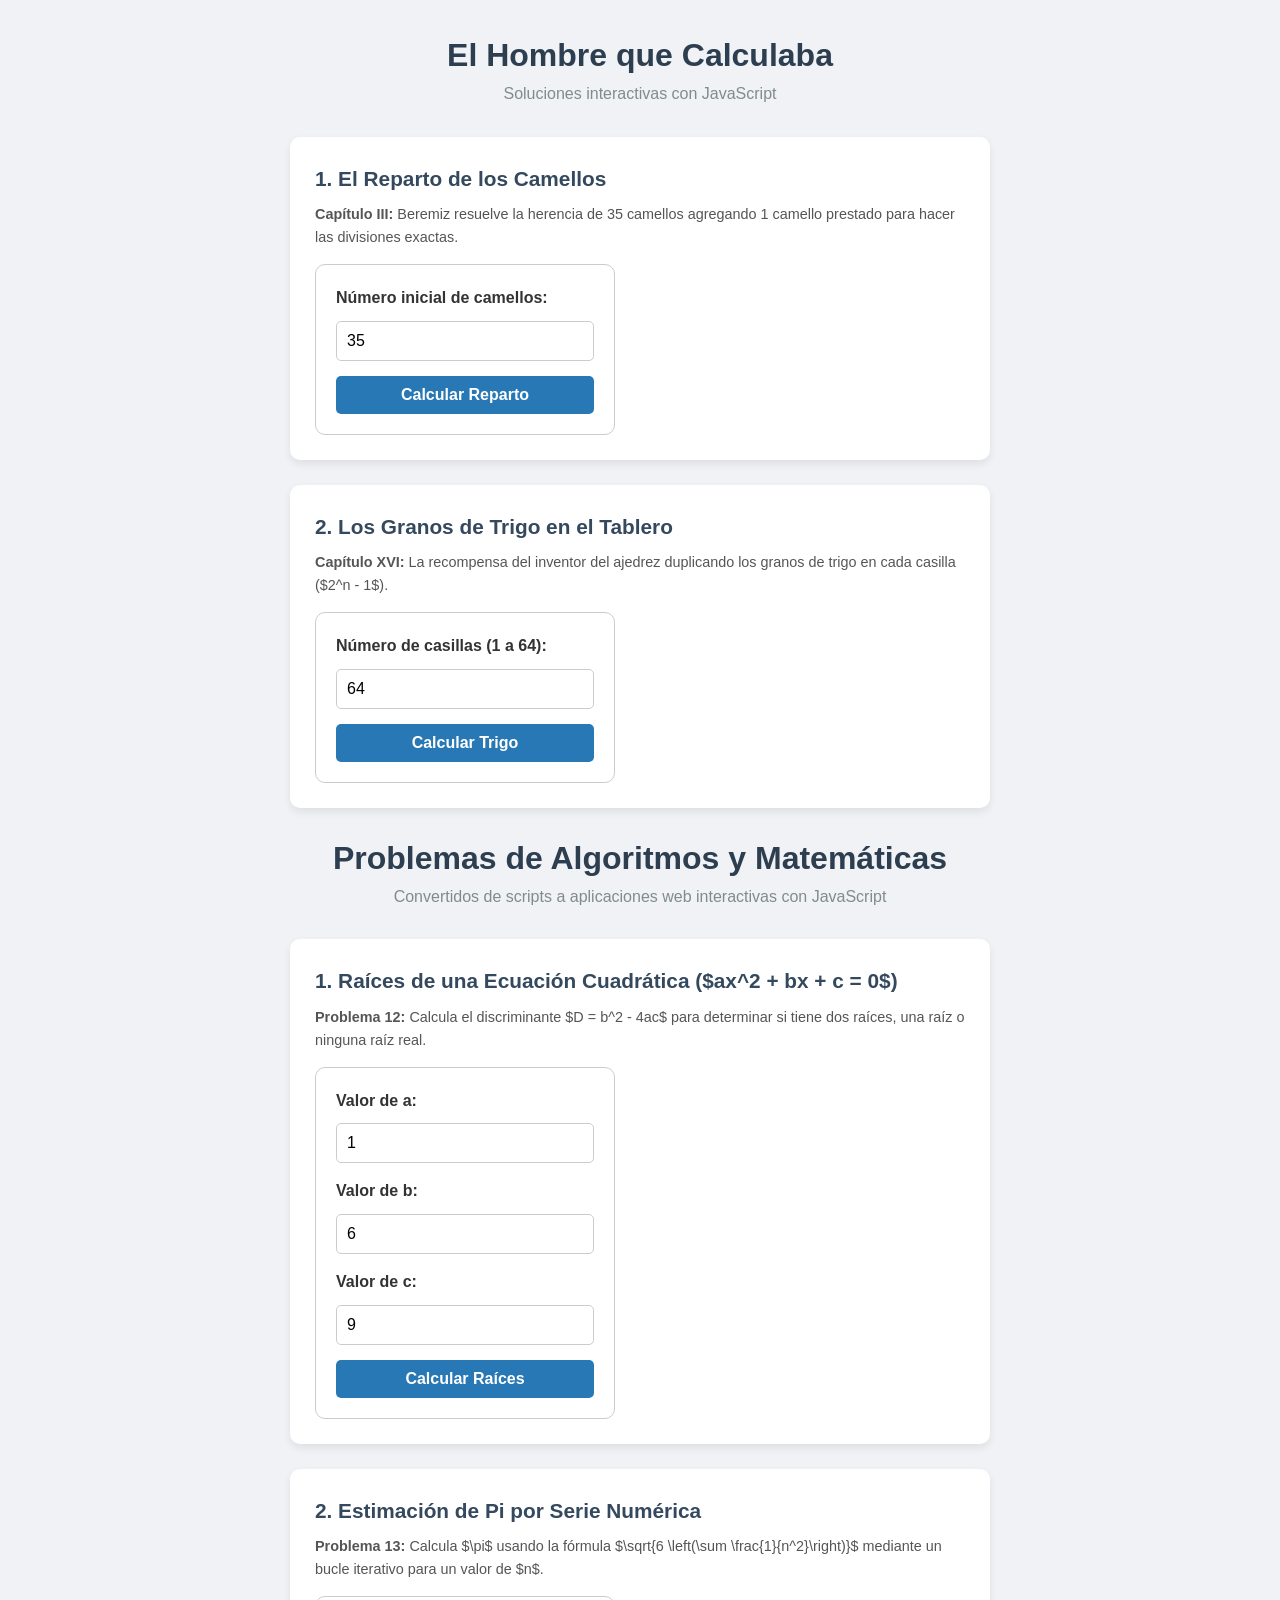
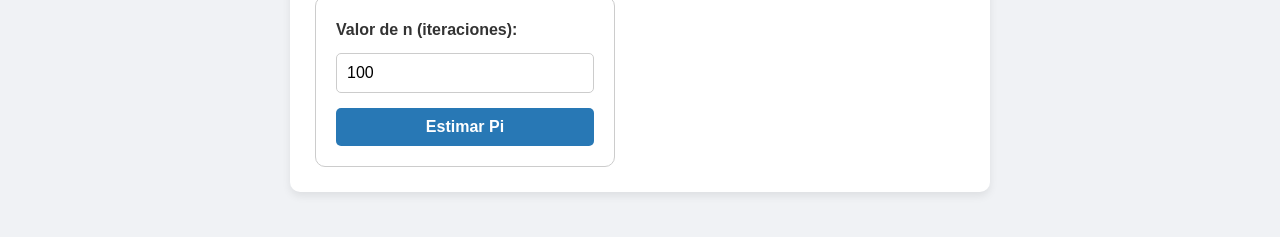
<file: index.html>
<!DOCTYPE html>
<html lang="es">
<head>
  <meta charset="UTF-8">
  <meta name="viewport" content="width=device-width, initial-scale=1.0">
  <title>El Hombre que Calculaba - Ejercicios JavaScript</title>
  
  <!-- Enlace al archivo CSS externo -->
  <link rel="stylesheet" href="css/estilos.css">
</head>
<body>

  <div class="container">
    <h1>El Hombre que Calculaba</h1>
    <p class="subtitle">Soluciones interactivas con JavaScript</p>

    <!-- PROBLEMA 1 -->
    <div class="card">
      <h2>1. El Reparto de los Camellos</h2>
      <p class="chapter-info"><b>Capítulo III:</b> Beremiz resuelve la herencia de 35 camellos agregando 1 camello prestado para hacer las divisiones exactas.</p>
      
      <form onsubmit="event.preventDefault(); calcularCamellos();">
        <label for="camellos">Número inicial de camellos:</label>
        <input type="number" id="camellos" value="35" min="1" required>
        <button type="submit">Calcular Reparto</button>
      </form>

      <div id="outCamellos"></div>
    </div>

    <!-- PROBLEMA 2 -->
    <div class="card">
      <h2>2. Los Granos de Trigo en el Tablero</h2>
      <p class="chapter-info"><b>Capítulo XVI:</b> La recompensa del inventor del ajedrez duplicando los granos de trigo en cada casilla ($2^n - 1$).</p>
      
      <form onsubmit="event.preventDefault(); calcularTrigo();">
        <label for="casillas">Número de casillas (1 a 64):</label>
        <input type="number" id="casillas" value="64" min="1" max="64" required>
        <button type="submit">Calcular Trigo</button>
      </form>

      <div id="outTrigo"></div>
    </div>

<div class="container">
    <h1>Problemas de Algoritmos y Matemáticas</h1>
    <p class="subtitle">Convertidos de scripts a aplicaciones web interactivas con JavaScript</p>

    <!-- PROBLEMA 12: Ecuación Cuadrática -->
    <div class="card">
  <h2>1. Raíces de una Ecuación Cuadrática ($ax^2 + bx + c = 0$)</h2>
  <p class="chapter-info"><b>Problema 12:</b> Calcula el discriminante $D = b^2 - 4ac$ para determinar si tiene dos raíces, una raíz o ninguna raíz real.</p>
  
  <form onsubmit="event.preventDefault(); resolverCuadratica();">
    <div class="input-group">
      <label for="valA">Valor de a:</label>
      <input type="number" id="valA" value="1" step="any" required>
    </div>
    <div class="input-group">
      <label for="valB">Valor de b:</label>
      <input type="number" id="valB" value="6" step="any" required>
    </div>
    <div class="input-group">
      <label for="valC">Valor de c:</label>
      <input type="number" id="valC" value="9" step="any" required>
    </div>
    <button type="submit">Calcular Raíces</button>
  </form>

  <div id="outCuadratica"></div>
</div>

    <!-- PROBLEMA 13: Estimación de Pi -->
    <div class="card">
      <h2>2. Estimación de Pi por Serie Numérica</h2>
      <p class="chapter-info"><b>Problema 13:</b> Calcula $\pi$ usando la fórmula $\sqrt{6 \left(\sum \frac{1}{n^2}\right)}$ mediante un bucle iterativo para un valor de $n$.</p>
      
      <form onsubmit="event.preventDefault(); calcularPi();">
        <div class="input-group">
          <label for="valN">Valor de n (iteraciones):</label>
          <input type="number" id="valN" value="100" min="1" required>
        </div>
        <button type="submit">Estimar Pi</button>
      </form>

      <div id="outPi"></div>
    </div>
  </div>

  <!-- Enlace al archivo JavaScript externo -->
  <script src="js/script.js"></script>
</body>
</html>
</file>
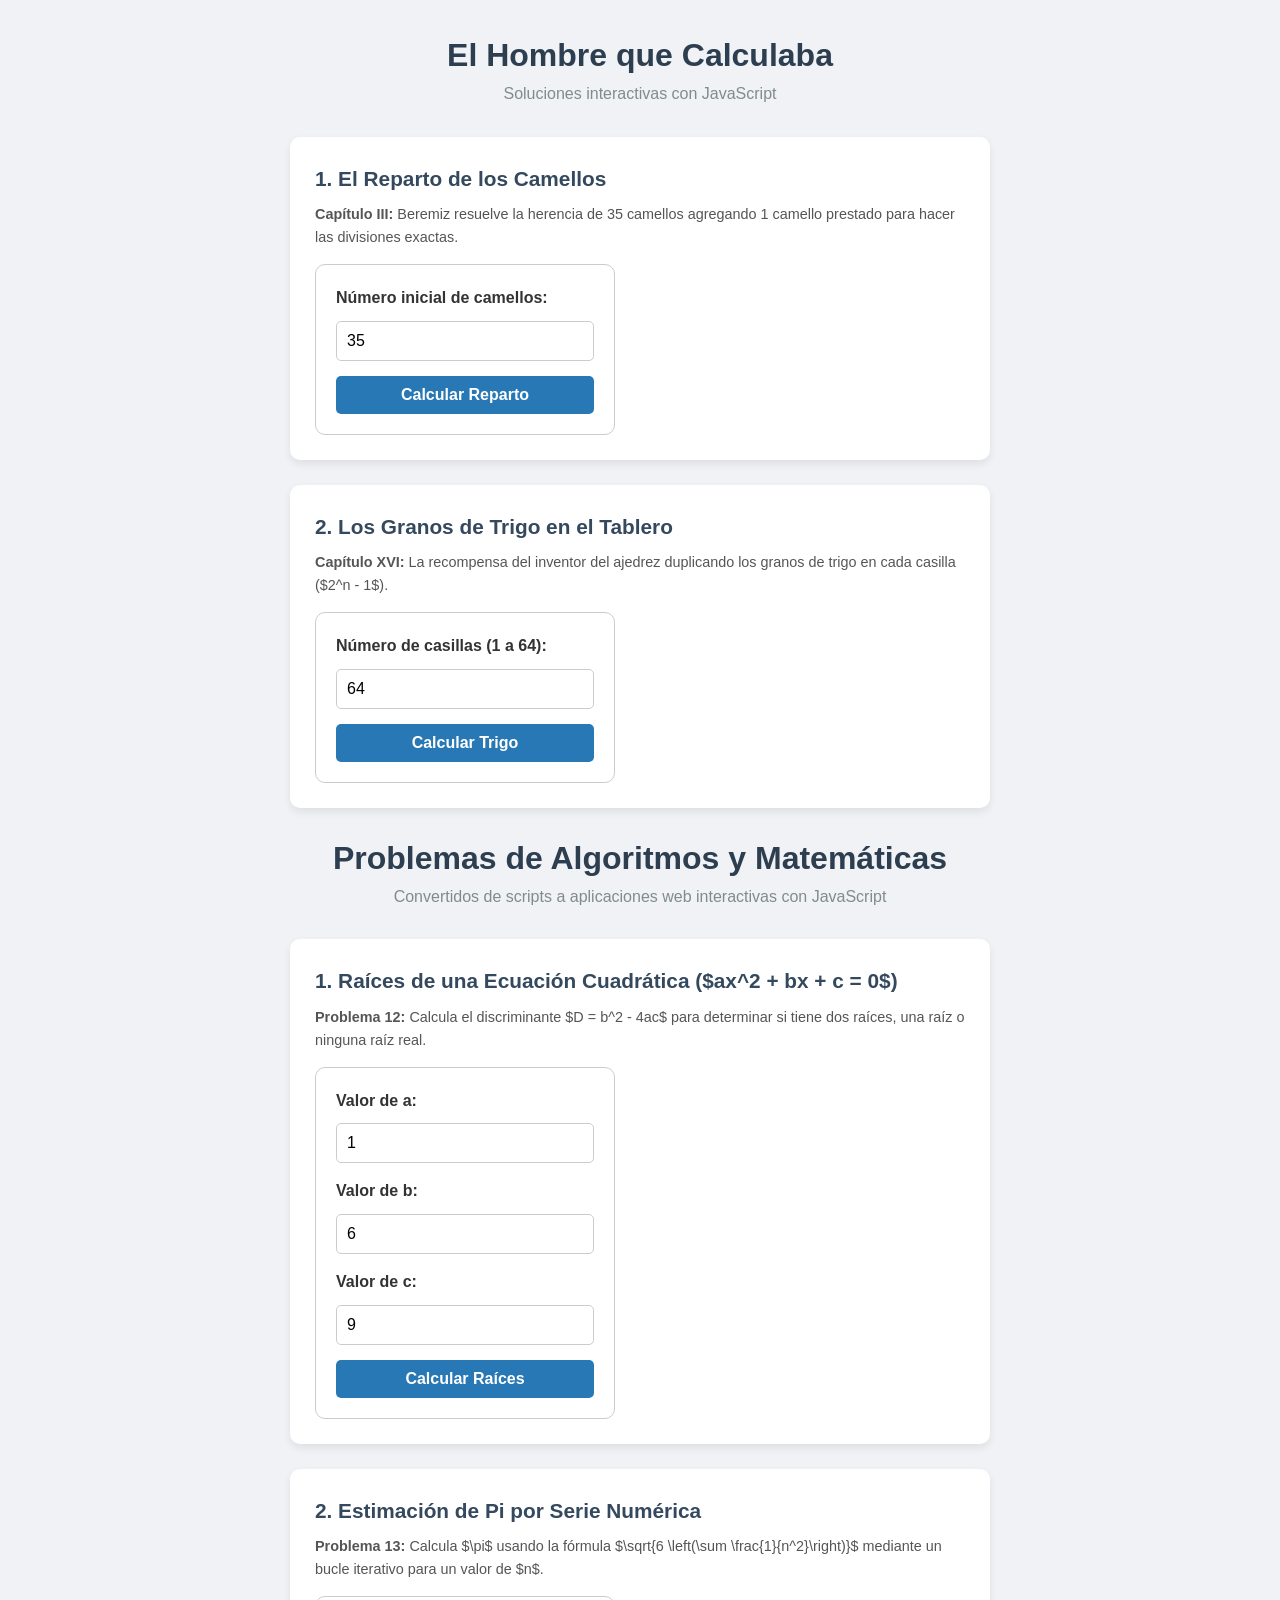
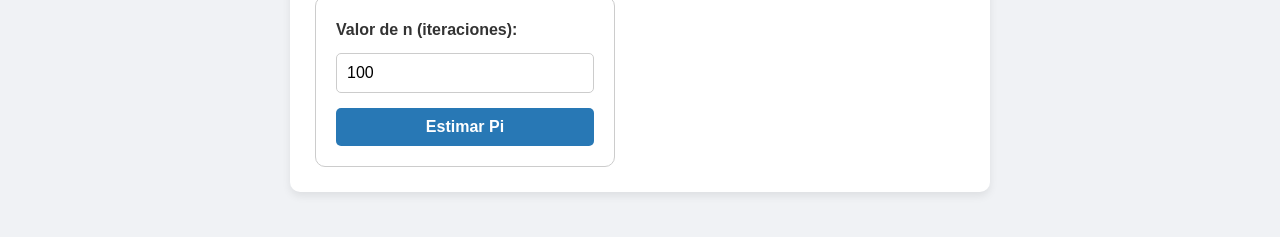
<file: problemas.html>
<!DOCTYPE html>
<html lang="es">
<head>
  <meta charset="UTF-8">
  <meta name="viewport" content="width=device-width, initial-scale=1.0">
  <title>El Hombre que Calculaba - Ejercicios JavaScript</title>
  
  <!-- Enlace al archivo CSS externo -->
  <link rel="stylesheet" href="css/estilos.css">
</head>
<body>

  <div class="container">
    <h1>El Hombre que Calculaba</h1>
    <p class="subtitle">Soluciones interactivas con JavaScript</p>

    <!-- PROBLEMA 1 -->
    <div class="card">
      <h2>1. El Reparto de los Camellos</h2>
      <p class="chapter-info"><b>Capítulo III:</b> Beremiz resuelve la herencia de 35 camellos agregando 1 camello prestado para hacer las divisiones exactas.</p>
      
      <form onsubmit="event.preventDefault(); calcularCamellos();">
        <label for="camellos">Número inicial de camellos:</label>
        <input type="number" id="camellos" value="35" min="1" required>
        <button type="submit">Calcular Reparto</button>
      </form>

      <div id="outCamellos"></div>
    </div>

    <!-- PROBLEMA 2 -->
    <div class="card">
      <h2>2. Los Granos de Trigo en el Tablero</h2>
      <p class="chapter-info"><b>Capítulo XVI:</b> La recompensa del inventor del ajedrez duplicando los granos de trigo en cada casilla ($2^n - 1$).</p>
      
      <form onsubmit="event.preventDefault(); calcularTrigo();">
        <label for="casillas">Número de casillas (1 a 64):</label>
        <input type="number" id="casillas" value="64" min="1" max="64" required>
        <button type="submit">Calcular Trigo</button>
      </form>

      <div id="outTrigo"></div>
    </div>

<div class="container">
    <h1>Problemas de Algoritmos y Matemáticas</h1>
    <p class="subtitle">Convertidos de scripts a aplicaciones web interactivas con JavaScript</p>

    <!-- PROBLEMA 12: Ecuación Cuadrática -->
    <div class="card">
  <h2>1. Raíces de una Ecuación Cuadrática ($ax^2 + bx + c = 0$)</h2>
  <p class="chapter-info"><b>Problema 12:</b> Calcula el discriminante $D = b^2 - 4ac$ para determinar si tiene dos raíces, una raíz o ninguna raíz real.</p>
  
  <form onsubmit="event.preventDefault(); resolverCuadratica();">
    <div class="input-group">
      <label for="valA">Valor de a:</label>
      <input type="number" id="valA" value="1" step="any" required>
    </div>
    <div class="input-group">
      <label for="valB">Valor de b:</label>
      <input type="number" id="valB" value="6" step="any" required>
    </div>
    <div class="input-group">
      <label for="valC">Valor de c:</label>
      <input type="number" id="valC" value="9" step="any" required>
    </div>
    <button type="submit">Calcular Raíces</button>
  </form>

  <div id="outCuadratica"></div>
</div>

    <!-- PROBLEMA 13: Estimación de Pi -->
    <div class="card">
      <h2>2. Estimación de Pi por Serie Numérica</h2>
      <p class="chapter-info"><b>Problema 13:</b> Calcula $\pi$ usando la fórmula $\sqrt{6 \left(\sum \frac{1}{n^2}\right)}$ mediante un bucle iterativo para un valor de $n$.</p>
      
      <form onsubmit="event.preventDefault(); calcularPi();">
        <div class="input-group">
          <label for="valN">Valor de n (iteraciones):</label>
          <input type="number" id="valN" value="100" min="1" required>
        </div>
        <button type="submit">Estimar Pi</button>
      </form>

      <div id="outPi"></div>
    </div>
  </div>

  <!-- Enlace al archivo JavaScript externo -->
  <script src="js/script.js"></script>
</body>
</html>
</file>
<file: css/estilos.css>
/* Reset de márgenes y estilos básicos */
* {
  box-sizing: border-box;
  margin: 0;
  padding: 0;
}

body {
  font-family: 'Segoe UI', Tahoma, Geneva, Verdana, sans-serif;
  background-color: #f0f2f5;
  color: #333;
  line-height: 1.6;
  padding: 20px;
}

.container {
  max-width: 700px;
  margin: 0 auto;
}

h1 {
  text-align: center;
  color: #2c3e50;
  margin-top: 10px;
}

.subtitle {
  text-align: center;
  color: #7f8c8d;
  margin-bottom: 30px;
}

.card {
  background: #ffffff;
  padding: 25px;
  border-radius: 10px;
  box-shadow: 0 4px 8px rgba(0,0,0,0.08);
  margin-bottom: 25px;
}

h2 {
  color: #34495e;
  font-size: 1.3rem;
  margin-bottom: 8px;
}

.chapter-info {
  font-size: 0.9rem;
  color: #555;
  margin-bottom: 15px;
}

label {
  display: block;
  font-weight: bold;
  margin-bottom: 5px;
}

input[type="number"] {
  width: 100%;
  padding: 10px;
  border: 1px solid #ccc;
  border-radius: 5px;
  font-size: 1rem;
  margin-bottom: 15px;
}

button {
  width: 100%;
  background-color: #3498db;
  color: white;
  padding: 12px;
  border: none;
  border-radius: 5px;
  font-size: 1rem;
  font-weight: bold;
  cursor: pointer;
  transition: background-color 0.2s ease;
}

button:hover {
  background-color: #2980b9;
}

/* Formato de los cuadros de resultado */
.resultado {
  background-color: #eef9f1;
  border-left: 5px solid #2ecc71;
  padding: 15px;
  margin-top: 15px;
  border-radius: 4px;
}

.resultado ul {
  margin-left: 20px;
  margin-top: 8px;
}

.resultado-numero {
  font-size: 1.2rem;
  font-weight: bold;
  color: #27ae60;
  word-break: break-all;
  margin-top: 5px;
}
/* Estilo de los formularios 12 y 13 */
form {
  width: 300px;
  padding: 20px;
  border: 1px solid #ccc;
  border-radius: 10px;
}

/* Campos de entrada */
form input {
  width: 100%;
  padding: 8px;
  margin: 5px 0 15px;
  border: 1px solid #aaa;
  border-radius: 5px;
  box-sizing: border-box;
}

/* Botones */
form button {
  width: 100%;
  padding: 10px;
  background-color: #2878b5;
  color: white;
  border: none;
  border-radius: 5px;
  cursor: pointer;
}

/* Efecto al pasar el cursor */
form button:hover {
  background-color: #185786;
}
</file>
